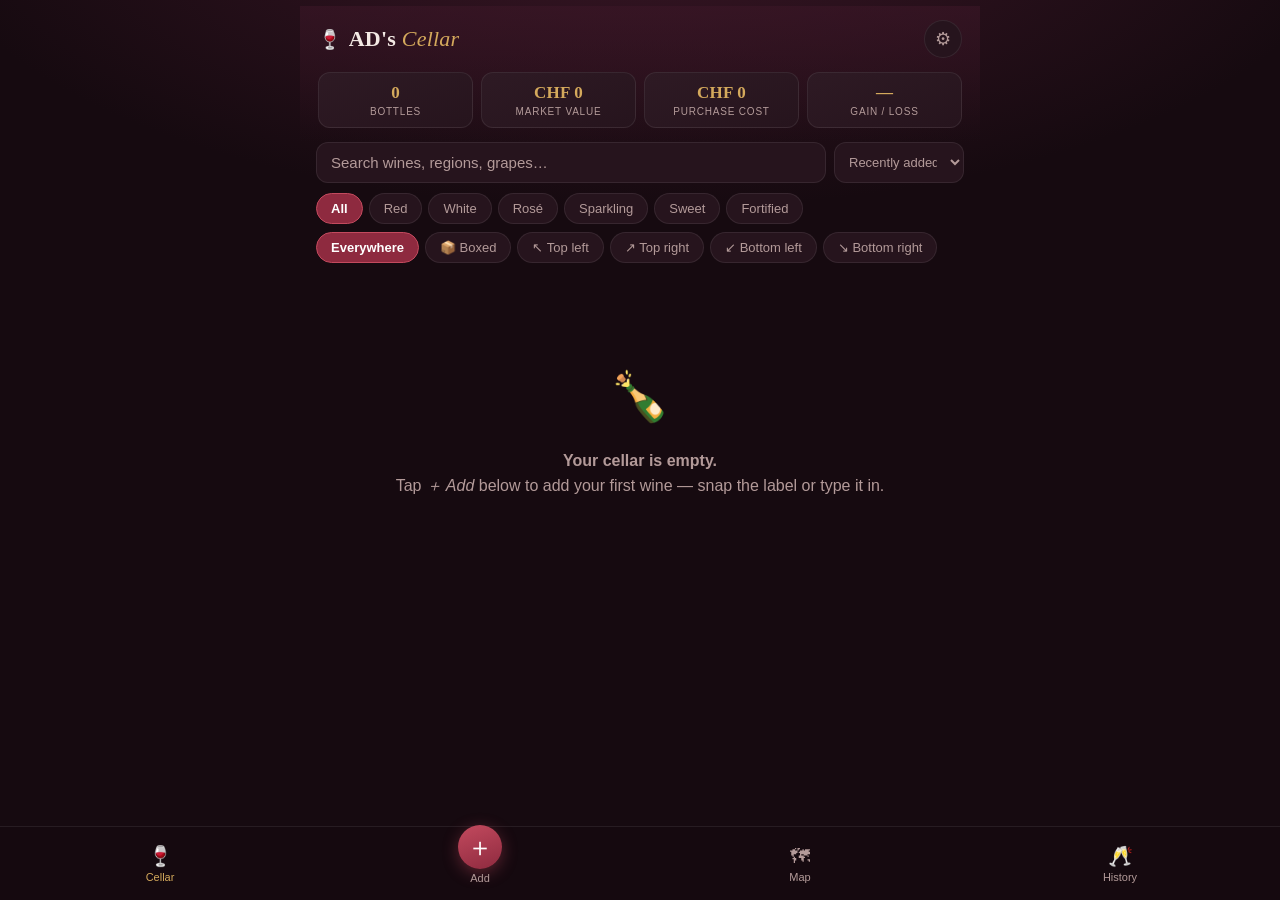
<file: index.html>
<!DOCTYPE html>
<html lang="en">
<head>
<meta charset="UTF-8">
<meta name="viewport" content="width=device-width, initial-scale=1, viewport-fit=cover, user-scalable=no">
<meta name="apple-mobile-web-app-capable" content="yes">
<meta name="apple-mobile-web-app-status-bar-style" content="black-translucent">
<meta name="apple-mobile-web-app-title" content="AD's Cellar">
<meta name="theme-color" content="#160a10">
<title>AD's Cellar</title>
<script>document.documentElement.dataset.theme = localStorage.getItem('cellar-theme') || 'cellar';</script>
<link rel="manifest" href="manifest.webmanifest">
<link rel="apple-touch-icon" href="icons/icon-180.png">
<link rel="icon" type="image/png" href="icons/icon-192.png">
<link rel="stylesheet" href="css/style.css">
</head>
<body>

<div id="ptr" class="ptr"></div>

<!-- ======================= HEADER / DASHBOARD ======================= -->
<header class="app-header" id="appHeader">
  <div class="header-top">
    <h1 class="brand"><span class="brand-icon">🍷</span> AD's <span class="brand-sub">Cellar</span></h1>
    <button class="icon-btn" id="settingsBtn" title="Backup &amp; settings" aria-label="Settings">⚙︎</button>
  </div>
  <div class="dashboard" id="dashboard">
    <div class="stat">
      <div class="stat-value" id="statBottles">0</div>
      <div class="stat-label">Bottles</div>
    </div>
    <div class="stat">
      <div class="stat-value" id="statValue">€0</div>
      <div class="stat-label">Market value</div>
    </div>
    <div class="stat">
      <div class="stat-value" id="statCost">€0</div>
      <div class="stat-label">Purchase cost</div>
    </div>
    <div class="stat">
      <div class="stat-value" id="statGain">—</div>
      <div class="stat-label">Gain / loss</div>
    </div>
  </div>
</header>

<!-- ======================= MAIN VIEWS ======================= -->
<main class="main" id="main">

  <!-- ---------- CELLAR LIST VIEW ---------- -->
  <section class="view" id="view-cellar">
    <div class="toolbar">
      <input type="search" id="searchInput" class="search" placeholder="Search wines, regions, grapes…">
      <select id="sortSelect" class="chip-select" aria-label="Sort">
        <option value="added">Recently added</option>
        <option value="name">Name A–Z</option>
        <option value="vintage">Vintage</option>
        <option value="value">Value ↓</option>
        <option value="window">Drink first</option>
      </select>
    </div>
    <div class="filter-row" id="filterStyles">
      <button class="chip active" data-style="">All</button>
      <button class="chip" data-style="red">Red</button>
      <button class="chip" data-style="white">White</button>
      <button class="chip" data-style="rose">Rosé</button>
      <button class="chip" data-style="sparkling">Sparkling</button>
      <button class="chip" data-style="sweet">Sweet</button>
      <button class="chip" data-style="fortified">Fortified</button>
    </div>
    <div class="filter-row" id="filterLocations">
      <button class="chip active" data-loc="">Everywhere</button>
      <button class="chip" data-loc="boxed">📦 Boxed</button>
      <button class="chip" data-loc="top-left">↖ Top left</button>
      <button class="chip" data-loc="top-right">↗ Top right</button>
      <button class="chip" data-loc="bottom-left">↙ Bottom left</button>
      <button class="chip" data-loc="bottom-right">↘ Bottom right</button>
    </div>
    <div id="wineList" class="wine-list"></div>
    <div id="emptyState" class="empty-state hidden">
      <div class="empty-icon">🍾</div>
      <p><strong>Your cellar is empty.</strong></p>
      <p>Tap <em>＋ Add</em> below to add your first wine — snap the label or type it in.</p>
    </div>
  </section>

  <!-- ---------- HISTORY VIEW ---------- -->
  <section class="view hidden" id="view-history">
    <h2 class="view-title">Drinking history</h2>
    <div class="history-stats" id="historyStats"></div>
    <div id="historyList" class="wine-list"></div>
    <div id="historyEmpty" class="empty-state hidden">
      <div class="empty-icon">🥂</div>
      <p>No bottles enjoyed yet. When you drink a bottle, mark it from the wine's page and it will appear here.</p>
    </div>
  </section>

  <!-- ---------- CELLAR MAP VIEW ---------- -->
  <section class="view hidden" id="view-map">
    <h2 class="view-title">Cellar map</h2>
    <p class="view-sub">Where your bottles live. Tap a zone to see its wines.</p>
    <div class="cellar-map">
      <div class="map-grid">
        <button class="map-zone" data-loc="top-left"><span class="zone-name">↖ Top left</span><span class="zone-count" id="zone-top-left">0</span></button>
        <button class="map-zone" data-loc="top-right"><span class="zone-name">↗ Top right</span><span class="zone-count" id="zone-top-right">0</span></button>
        <button class="map-zone" data-loc="bottom-left"><span class="zone-name">↙ Bottom left</span><span class="zone-count" id="zone-bottom-left">0</span></button>
        <button class="map-zone" data-loc="bottom-right"><span class="zone-name">↘ Bottom right</span><span class="zone-count" id="zone-bottom-right">0</span></button>
      </div>
      <button class="map-zone map-boxed" data-loc="boxed"><span class="zone-name">📦 Boxed / not racked</span><span class="zone-count" id="zone-boxed">0</span></button>
    </div>
  </section>

</main>

<!-- ======================= TAB BAR ======================= -->
<nav class="tabbar">
  <button class="tab active" data-view="cellar"><span class="tab-icon">🍷</span>Cellar</button>
  <button class="tab tab-add" id="addBtn"><span class="tab-add-circle">＋</span>Add</button>
  <button class="tab" data-view="map"><span class="tab-icon">🗺</span>Map</button>
  <button class="tab" data-view="history"><span class="tab-icon">🥂</span>History</button>
</nav>

<!-- ======================= WINE DETAIL SHEET ======================= -->
<div class="sheet-backdrop hidden" id="detailBackdrop"></div>
<div class="sheet hidden" id="detailSheet" role="dialog" aria-modal="true">
  <div class="sheet-handle"></div>
  <button type="button" class="sheet-close" data-close="detail" aria-label="Close">✕</button>
  <input type="file" id="detailPhotoInput" accept="image/*" hidden>
  <div class="sheet-content" id="detailContent"></div>
</div>

<!-- ======================= ADD / EDIT SHEET ======================= -->
<div class="sheet-backdrop hidden" id="formBackdrop"></div>
<div class="sheet sheet-tall hidden" id="formSheet" role="dialog" aria-modal="true">
  <div class="sheet-handle"></div>
  <button type="button" class="sheet-close" data-close="form" aria-label="Close">✕</button>
  <div class="sheet-content">
    <h2 id="formTitle" class="sheet-title">Add wine</h2>

    <form id="wineForm" autocomplete="off">
      <input type="hidden" id="f-id">

      <!-- photo -->
      <div class="photo-row">
        <label class="photo-drop" id="photoDrop">
          <img id="photoPreview" class="hidden" alt="Label photo">
          <span id="photoHint">📷 Snap or upload the label</span>
          <input type="file" id="f-photo" accept="image/*" hidden>
        </label>
        <button type="button" class="btn ghost identify-btn" id="identifyBtn">✨ Identify wine from photo</button>
      </div>

      <div class="form-grid">
        <label class="field span2">
          <span>Wine name *</span>
          <input type="text" id="f-name" required placeholder="e.g. Château Margaux">
        </label>
        <label class="field">
          <span>Producer</span>
          <input type="text" id="f-producer" placeholder="Domaine / winery">
        </label>
        <label class="field">
          <span>Vintage</span>
          <input type="number" id="f-vintage" min="1900" max="2035" placeholder="2019">
        </label>
        <button type="button" class="btn ghost identify-btn span2" id="fetchByNameBtn">✨ Fetch details from name &amp; vintage</button>
        <label class="field">
          <span>Style</span>
          <select id="f-style">
            <option value="red">Red</option>
            <option value="white">White</option>
            <option value="rose">Rosé</option>
            <option value="sparkling">Sparkling</option>
            <option value="sweet">Sweet</option>
            <option value="fortified">Fortified</option>
          </select>
        </label>
        <label class="field">
          <span>Country</span>
          <input type="text" id="f-country" placeholder="France">
        </label>
        <label class="field">
          <span>Region</span>
          <input type="text" id="f-region" placeholder="Bordeaux">
        </label>
        <label class="field">
          <span>Appellation</span>
          <input type="text" id="f-appellation" placeholder="Margaux AOC">
        </label>
        <label class="field span2">
          <span>Grapes <small>(comma separated)</small></span>
          <input type="text" id="f-grapes" placeholder="Cabernet Sauvignon, Merlot">
        </label>
        <label class="field">
          <span>ABV %</span>
          <input type="number" id="f-abv" step="0.1" min="0" max="25" placeholder="13.5">
        </label>
        <label class="field">
          <span>Location</span>
          <select id="f-location">
            <option value="boxed">📦 Boxed</option>
            <option value="top-left">↖ Top left</option>
            <option value="top-right">↗ Top right</option>
            <option value="bottom-left">↙ Bottom left</option>
            <option value="bottom-right">↘ Bottom right</option>
          </select>
        </label>

        <div class="field-group span2">
          <span class="group-label">Bottles × format</span>
          <div class="pair">
            <input type="number" id="f-quantity" min="1" value="1">
            <select id="f-size">
              <option value="piccolo">Piccolo (187.5 ml)</option>
              <option value="demi">Demi-bouteille (375 ml)</option>
              <option value="standard" selected>Standard (750 ml)</option>
              <option value="magnum">Magnum (1.5 L)</option>
              <option value="double-magnum">Double Magnum (3 L)</option>
              <option value="jeroboam">Jéroboam (4.5 L)</option>
              <option value="imperiale">Impériale (6 L)</option>
            </select>
          </div>
          <div class="qty-quick">
            <button type="button" class="mini-btn" data-qty="1">×1</button>
            <button type="button" class="mini-btn" data-qty="3">Box ×3</button>
            <button type="button" class="mini-btn" data-qty="6">Box ×6</button>
            <button type="button" class="mini-btn" data-qty="12">Box ×12</button>
          </div>
        </div>

        <div class="field-group span2">
          <span class="group-label">Drinking window</span>
          <div class="pair">
            <input type="number" id="f-drinkFrom" min="1990" max="2080" placeholder="From (2024)">
            <input type="number" id="f-drinkTo" min="1990" max="2080" placeholder="To (2035)">
          </div>
        </div>

        <div class="field-group span2">
          <span class="group-label">Ratings <small>(from the lookup links)</small></span>
          <div class="pair">
            <input type="number" id="f-ratingVivino" step="0.1" min="0" max="5" placeholder="Vivino users /5">
            <input type="number" id="f-ratingCritic" step="1" min="0" max="100" placeholder="Wine-Searcher /100">
          </div>
        </div>

        <div class="field-group span2">
          <span class="group-label">Market price (per bottle)</span>
          <div class="pair">
            <input type="number" id="f-marketPrice" step="0.01" min="0" placeholder="45.00">
            <select id="f-marketCurrency">
              <option value="CHF" selected>CHF</option>
              <option value="EUR">EUR</option>
            </select>
          </div>
        </div>
        <label class="field span2">
          <span>Purchase price (CHF per bottle, excl. VAT)</span>
          <input type="number" id="f-purchasePrice" step="0.01" min="0" placeholder="32.00">
          <span class="field-hint" id="vatHint"></span>
        </label>
        <label class="field span2">
          <span>Purchase date</span>
          <input type="date" id="f-purchaseDate">
        </label>

        <label class="field span2">
          <span>Edulis note — headline</span>
          <input type="text" id="f-edulisTitle" placeholder="Short summary shown on the wine page">
        </label>
        <label class="field span2">
          <span>Edulis note — full text</span>
          <textarea id="f-edulisBody" rows="3" placeholder="Full note from Edulis…"></textarea>
        </label>
        <label class="field span2">
          <span>Edulis email date</span>
          <input type="date" id="f-edulisDate">
        </label>
        <label class="field span2">
          <span>My notes</span>
          <textarea id="f-notes" rows="2" placeholder="Anything else…"></textarea>
        </label>
      </div>

      <div class="lookup-row" id="lookupRow">
        <span class="lookup-label">Fill in details from:</span>
        <button type="button" class="mini-btn" id="lookupWS">Wine-Searcher</button>
        <button type="button" class="mini-btn" id="lookupVivino">Vivino</button>
      </div>

      <div class="form-actions">
        <button type="button" class="btn ghost" id="cancelForm">Cancel</button>
        <button type="submit" class="btn primary" id="saveForm">Save wine</button>
      </div>
    </form>
  </div>
</div>

<!-- ======================= DRINK BOTTLE SHEET ======================= -->
<div class="sheet-backdrop hidden" id="drinkBackdrop"></div>
<div class="sheet hidden" id="drinkSheet" role="dialog" aria-modal="true">
  <div class="sheet-handle"></div>
  <button type="button" class="sheet-close" data-close="drink" aria-label="Close">✕</button>
  <div class="sheet-content">
    <h2 class="sheet-title">🥂 Drink a bottle</h2>
    <p id="drinkWineName" class="drink-wine-name"></p>
    <form id="drinkForm">
      <input type="hidden" id="d-id">
      <label class="field">
        <span>Date</span>
        <input type="date" id="d-date">
      </label>
      <label class="field">
        <span>Occasion / tasting note</span>
        <textarea id="d-note" rows="3" placeholder="Dinner with… tasted like…"></textarea>
      </label>
      <label class="field">
        <span>My rating (0–5)</span>
        <input type="number" id="d-rating" step="0.5" min="0" max="5" placeholder="4.5">
      </label>
      <div class="form-actions">
        <button type="button" class="btn ghost" id="cancelDrink">Cancel</button>
        <button type="submit" class="btn primary">Mark as drunk</button>
      </div>
    </form>
  </div>
</div>

<!-- ======================= SETTINGS SHEET ======================= -->
<div class="sheet-backdrop hidden" id="settingsBackdrop"></div>
<div class="sheet hidden" id="settingsSheet" role="dialog" aria-modal="true">
  <div class="sheet-handle"></div>
  <button type="button" class="sheet-close" data-close="settings" aria-label="Close">✕</button>
  <div class="sheet-content">
    <h2 class="sheet-title">Backup &amp; settings</h2>

    <div class="settings-section">
      <h3 class="settings-h">🎨 Theme</h3>
      <div class="filter-row" id="themeRow">
        <button class="chip" data-themepick="cellar">🍷 Cellar (dark)</button>
        <button class="chip" data-themepick="linen">🌾 Linen</button>
        <button class="chip" data-themepick="blanc">⚪ Blanc</button>
        <button class="chip" data-themepick="rose">🌸 Rosé</button>
      </div>
    </div>

    <div class="settings-section">
      <h3 class="settings-h">☁️ Sync between iPhone &amp; iPad</h3>
      <p id="sync-unavailable" class="settings-note hidden">Sync backend not configured.</p>
      <div id="sync-signedout">
        <label class="field">
          <span>Email</span>
          <input type="email" id="syncEmail" placeholder="you@example.com" autocomplete="email">
        </label>
        <label class="field">
          <span>Password</span>
          <input type="password" id="syncPassword" placeholder="6+ characters" autocomplete="current-password">
        </label>
        <button class="btn primary sync-btn" id="syncSignIn">Sign in / create account</button>
        <p class="settings-note">First time: this creates your account. Then sign in with the same email &amp; password on each device and your cellar stays in sync automatically.</p>
      </div>
      <div id="sync-signedin" class="hidden">
        <p id="syncStatusLine" class="sync-status"></p>
        <div class="detail-actions-row">
          <button class="btn ghost" id="syncNow">Sync now</button>
          <button class="btn danger" id="syncSignOut">Sign out</button>
        </div>
      </div>
    </div>

    <div class="settings-section">
      <h3 class="settings-h">✨ Label identification</h3>
      <label class="field">
        <span>Claude API key</span>
        <input type="password" id="claudeKeyInput" placeholder="sk-ant-…" autocomplete="off">
      </label>
      <p class="settings-note">From console.anthropic.com. Stored only on this device — enables “Identify wine from photo” when adding a wine.</p>
    </div>

    <h3 class="settings-h">💾 Backup</h3>
    <div class="settings-list">
      <button class="settings-item" id="exportBtn">
        <span>⬇️ Export collection (JSON)</span>
        <small>Full backup incl. photos &amp; history</small>
      </button>
      <button class="settings-item" id="importBtn">
        <span>⬆️ Import collection</span>
        <small>Restore or merge from a backup file</small>
      </button>
      <input type="file" id="importFile" accept="application/json,.json" hidden>
      <label class="settings-item settings-inline">
        <span>💶 Currency symbol</span>
        <input type="text" id="currencyInput" maxlength="3" class="currency-input">
      </label>
    </div>
    <p class="settings-note">All data is stored privately on this device. Export regularly to keep a backup.</p>
  </div>
</div>

<div id="toast" class="toast hidden"></div>

<script src="js/vendor/supabase.js"></script>
<script src="js/config.js"></script>
<script src="js/db.js"></script>
<script src="js/pairings.js"></script>
<script src="js/sync.js"></script>
<script src="js/scan.js"></script>
<script src="js/app.js"></script>
</body>
</html>
</file>
<file: css/style.css>
/* ============================================================
   Cellar — wine collection tracker
   Deep-cellar dark theme with burgundy & gold accents
   ============================================================ */

:root {
  /* Theme: Cellar (dark, default) */
  --bg: #160a10;
  --bg-soft: #1f0f17;
  --card: #26141d;
  --card-2: #2e1a24;
  --line: rgba(255, 255, 255, 0.08);
  --text: #f3e9e4;
  --text-dim: #b39a99;
  --wine: #8e2a3f;
  --wine-bright: #c34a5e;
  --gold: #d4a95c;
  --gold-soft: rgba(212, 169, 92, 0.16);
  --glow: #3a1626;
  --header-tint: rgba(58, 22, 38, 0.65);
  --tabbar-bg: rgba(22, 10, 16, 0.92);
  --ok: #6fbf8f;
  --info: #7fa8d9;
  --warn: #e0b070;
  --bad: #e07070;
  --green: var(--ok);
  --red: var(--bad);
  --radius: 18px;
  --radius-sm: 12px;
  --tabbar-h: 74px;
  --sat: env(safe-area-inset-top, 0px);
  --sab: env(safe-area-inset-bottom, 0px);
  color-scheme: dark;
}

/* Theme: Linen — warm cream, editorial */
:root[data-theme="linen"] {
  --bg: #f5efe3;
  --bg-soft: #eee6d5;
  --card: #fffdf7;
  --card-2: #faf4e8;
  --line: rgba(74, 48, 28, 0.14);
  --text: #2e2018;
  --text-dim: #8a7364;
  --wine: #8e2a3f;
  --wine-bright: #a63a50;
  --gold: #96702a;
  --gold-soft: rgba(150, 112, 42, 0.12);
  --glow: #ecdcc0;
  --header-tint: rgba(142, 42, 63, 0.08);
  --tabbar-bg: rgba(255, 253, 247, 0.94);
  --ok: #2e7d4f;
  --info: #2f6ea5;
  --warn: #a2691c;
  --bad: #b3402e;
  color-scheme: light;
}

/* Theme: Blanc — minimal white, black & crimson */
:root[data-theme="blanc"] {
  --bg: #fafafa;
  --bg-soft: #f1f1f2;
  --card: #ffffff;
  --card-2: #fcfcfd;
  --line: rgba(20, 20, 25, 0.11);
  --text: #17181c;
  --text-dim: #71767f;
  --wine: #1f1f24;
  --wine-bright: #3a3a42;
  --gold: #b02940;
  --gold-soft: rgba(176, 41, 64, 0.08);
  --glow: #ececee;
  --header-tint: rgba(20, 20, 25, 0.04);
  --tabbar-bg: rgba(255, 255, 255, 0.94);
  --ok: #1e7a45;
  --info: #2b6cb0;
  --warn: #9c6512;
  --bad: #c0392b;
  color-scheme: light;
}

/* Theme: Rosé — soft blush */
:root[data-theme="rose"] {
  --bg: #f9f0ee;
  --bg-soft: #f3e6e3;
  --card: #fffbfa;
  --card-2: #fbf3f1;
  --line: rgba(120, 60, 70, 0.13);
  --text: #3a2530;
  --text-dim: #96707d;
  --wine: #c0576d;
  --wine-bright: #d06e83;
  --gold: #a87938;
  --gold-soft: rgba(168, 121, 56, 0.12);
  --glow: #f3d9d3;
  --header-tint: rgba(192, 87, 109, 0.08);
  --tabbar-bg: rgba(255, 251, 250, 0.94);
  --ok: #2e7d4f;
  --info: #3572a8;
  --warn: #a2691c;
  --bad: #b3402e;
  color-scheme: light;
}

* { box-sizing: border-box; margin: 0; padding: 0; -webkit-tap-highlight-color: transparent; }

html { height: 100%; }

body {
  font-family: -apple-system, BlinkMacSystemFont, "SF Pro Text", "Segoe UI", Roboto, sans-serif;
  background:
    radial-gradient(1200px 500px at 50% -10%, var(--glow) 0%, transparent 60%),
    var(--bg);
  color: var(--text);
  min-height: 100%;
  padding-bottom: calc(var(--tabbar-h) + var(--sab));
  -webkit-font-smoothing: antialiased;
  overscroll-behavior-y: contain;
}

h1, h2, h3, .brand, .stat-value, .wine-name, .sheet-title, .detail-name {
  font-family: "Palatino", "Iowan Old Style", Georgia, serif;
  letter-spacing: 0.01em;
}

.hidden { display: none !important; }

/* ---------- pull to refresh ---------- */
.ptr {
  height: 0;
  overflow: hidden;
  display: flex;
  align-items: flex-end;
  justify-content: center;
  padding-bottom: 6px;
  margin-top: var(--sat);
  color: var(--gold);
  font-size: 13px;
  transition: height 0.18s ease-out;
}

/* ---------- header / dashboard ---------- */
.app-header {
  padding: calc(var(--sat) + 14px) 18px 14px;
  background: linear-gradient(180deg, var(--header-tint), transparent);
}

.header-top {
  display: flex;
  align-items: center;
  justify-content: space-between;
}

.brand { font-size: 22px; font-weight: 600; }
.brand-icon { font-size: 19px; margin-right: 2px; }
.brand-sub { color: var(--gold); font-weight: 400; font-style: italic; }

.icon-btn {
  background: var(--card);
  border: 1px solid var(--line);
  color: var(--text-dim);
  font-size: 18px;
  width: 38px; height: 38px;
  border-radius: 50%;
  cursor: pointer;
}

.dashboard {
  margin-top: 14px;
  display: grid;
  grid-template-columns: repeat(4, 1fr);
  gap: 8px;
}

.stat {
  background: linear-gradient(160deg, var(--card-2), var(--card));
  border: 1px solid var(--line);
  border-radius: var(--radius-sm);
  padding: 10px 6px;
  text-align: center;
}

.stat-value { font-size: 17px; font-weight: 700; color: var(--gold); }
.stat-value.pos { color: var(--green); }
.stat-value.neg { color: var(--red); }
.stat-label { font-size: 10px; text-transform: uppercase; letter-spacing: 0.08em; color: var(--text-dim); margin-top: 3px; }

/* ---------- main / toolbar ---------- */
.main { padding: 0 16px; }

.view-title { font-size: 22px; margin: 10px 2px 4px; }
.view-sub { color: var(--text-dim); font-size: 13px; margin: 0 2px 12px; }

.toolbar { display: flex; gap: 8px; margin-bottom: 10px; }

.search {
  flex: 1;
  background: var(--card);
  border: 1px solid var(--line);
  border-radius: var(--radius-sm);
  color: var(--text);
  padding: 11px 14px;
  font-size: 15px;
  outline: none;
}
.search::placeholder { color: var(--text-dim); }
.search:focus { border-color: var(--wine-bright); }

.chip-select {
  background: var(--card);
  border: 1px solid var(--line);
  color: var(--text-dim);
  border-radius: var(--radius-sm);
  padding: 0 10px;
  font-size: 13px;
  max-width: 130px;
}

.filter-row {
  display: flex;
  gap: 6px;
  overflow-x: auto;
  padding-bottom: 8px;
  scrollbar-width: none;
}
.filter-row::-webkit-scrollbar { display: none; }

.chip {
  flex-shrink: 0;
  background: var(--card);
  border: 1px solid var(--line);
  color: var(--text-dim);
  border-radius: 999px;
  padding: 7px 14px;
  font-size: 13px;
  cursor: pointer;
  transition: all 0.15s;
}
.chip.active {
  background: var(--wine);
  border-color: var(--wine-bright);
  color: #fff;
  font-weight: 600;
}

/* ---------- wine cards ---------- */
.wine-list { display: flex; flex-direction: column; gap: 12px; padding: 4px 0 24px; }

.wine-card {
  display: flex;
  gap: 12px;
  background: linear-gradient(150deg, var(--card-2), var(--card));
  border: 1px solid var(--line);
  border-radius: var(--radius);
  padding: 12px;
  cursor: pointer;
  transition: transform 0.1s;
}
.wine-card:active { transform: scale(0.985); }

.wine-thumb {
  width: 64px; height: 84px;
  border-radius: 10px;
  background: var(--bg-soft);
  object-fit: cover;
  flex-shrink: 0;
  display: flex;
  align-items: center;
  justify-content: center;
  font-size: 28px;
  border: 1px solid var(--line);
}

.wine-body { flex: 1; min-width: 0; }

.wine-name {
  font-size: 16px;
  font-weight: 700;
  white-space: nowrap;
  overflow: hidden;
  text-overflow: ellipsis;
}

.wine-sub {
  color: var(--text-dim);
  font-size: 12.5px;
  margin-top: 2px;
  white-space: nowrap;
  overflow: hidden;
  text-overflow: ellipsis;
}

.wine-badges { display: flex; flex-wrap: wrap; gap: 5px; margin-top: 7px; }

.badge {
  font-size: 10.5px;
  padding: 3px 8px;
  border-radius: 999px;
  background: var(--bg-soft);
  border: 1px solid var(--line);
  color: var(--text-dim);
  white-space: nowrap;
}
.badge.gold { color: var(--gold); border-color: color-mix(in srgb, var(--gold) 40%, transparent); background: var(--gold-soft); }
.badge.ready { color: var(--ok); border-color: color-mix(in srgb, var(--ok) 40%, transparent); }
.badge.hold { color: var(--info); border-color: color-mix(in srgb, var(--info) 40%, transparent); }
.badge.soon { color: var(--warn); border-color: color-mix(in srgb, var(--warn) 40%, transparent); }
.badge.past { color: var(--bad); border-color: color-mix(in srgb, var(--bad) 40%, transparent); }

.wine-right {
  display: flex;
  flex-direction: column;
  align-items: flex-end;
  justify-content: space-between;
  flex-shrink: 0;
}

.wine-price { color: var(--gold); font-weight: 700; font-size: 15px; }
.wine-qty {
  font-size: 11px;
  color: var(--text-dim);
  background: var(--bg-soft);
  border: 1px solid var(--line);
  padding: 3px 8px;
  border-radius: 999px;
}

/* ---------- empty states ---------- */
.empty-state {
  text-align: center;
  padding: 60px 30px;
  color: var(--text-dim);
  line-height: 1.6;
}
.empty-icon { font-size: 48px; margin-bottom: 12px; }

/* ---------- cellar map ---------- */
.cellar-map { display: flex; flex-direction: column; gap: 10px; padding-bottom: 24px; }

.map-grid { display: grid; grid-template-columns: 1fr 1fr; gap: 10px; }

.map-zone {
  background: linear-gradient(150deg, var(--card-2), var(--card));
  border: 1px solid var(--line);
  border-radius: var(--radius);
  padding: 26px 12px;
  display: flex;
  flex-direction: column;
  align-items: center;
  gap: 8px;
  cursor: pointer;
  color: var(--text);
}
.map-zone:active { transform: scale(0.98); }
.map-boxed { padding: 18px 12px; }

.zone-name { font-size: 14px; color: var(--text-dim); }
.zone-count { font-size: 26px; font-weight: 800; color: var(--gold); font-family: Georgia, serif; }

/* ---------- history ---------- */
.history-stats {
  color: var(--text-dim);
  font-size: 13px;
  margin: 0 2px 12px;
}

.history-note { font-size: 12.5px; color: var(--text-dim); margin-top: 6px; font-style: italic; }

/* ---------- tab bar ---------- */
.tabbar {
  position: fixed;
  left: 0; right: 0; bottom: 0;
  height: calc(var(--tabbar-h) + var(--sab));
  padding-bottom: var(--sab);
  background: var(--tabbar-bg);
  backdrop-filter: blur(18px);
  -webkit-backdrop-filter: blur(18px);
  border-top: 1px solid var(--line);
  display: flex;
  z-index: 40;
}

.tab {
  flex: 1;
  background: none;
  border: none;
  color: var(--text-dim);
  font-size: 11px;
  display: flex;
  flex-direction: column;
  align-items: center;
  justify-content: center;
  gap: 3px;
  cursor: pointer;
}
.tab.active { color: var(--gold); }
.tab-icon { font-size: 20px; }

.tab-add-circle {
  width: 44px; height: 44px;
  border-radius: 50%;
  background: linear-gradient(160deg, var(--wine-bright), var(--wine));
  color: #fff;
  font-size: 26px;
  line-height: 44px;
  text-align: center;
  box-shadow: 0 4px 16px color-mix(in srgb, var(--wine-bright) 40%, transparent);
  margin-top: -18px;
}

/* ---------- sheets ---------- */
.sheet-backdrop {
  position: fixed; inset: 0;
  background: rgba(0, 0, 0, 0.55);
  backdrop-filter: blur(3px);
  -webkit-backdrop-filter: blur(3px);
  z-index: 50;
}

.sheet {
  position: fixed;
  left: 0; right: 0; bottom: 0;
  max-height: 88vh;
  background: var(--bg-soft);
  border-radius: 22px 22px 0 0;
  border-top: 1px solid var(--line);
  z-index: 60;
  display: flex;
  flex-direction: column;
  animation: slideUp 0.25s ease-out;
}
.sheet-tall { height: 92vh; max-height: 92vh; }

@keyframes slideUp { from { transform: translateY(40px); opacity: 0; } to { transform: none; opacity: 1; } }

.sheet-handle {
  width: 40px; height: 4px;
  background: var(--line);
  border-radius: 2px;
  margin: 10px auto 2px;
  flex-shrink: 0;
}

.sheet-close {
  position: absolute;
  top: 12px;
  right: 14px;
  width: 34px;
  height: 34px;
  border-radius: 50%;
  background: var(--card);
  border: 1px solid var(--line);
  color: var(--text-dim);
  font-size: 15px;
  line-height: 1;
  cursor: pointer;
  z-index: 5;
}
.sheet-close:active { background: var(--card-2); }

.sheet-content {
  overflow-y: auto;
  padding: 12px 18px calc(24px + var(--sab));
  -webkit-overflow-scrolling: touch;
}

.sheet-title { font-size: 21px; margin-bottom: 14px; }

/* ---------- form ---------- */
.photo-row { margin-bottom: 14px; }

.photo-drop {
  display: flex;
  align-items: center;
  justify-content: center;
  min-height: 110px;
  border: 1.5px dashed color-mix(in srgb, var(--gold) 45%, transparent);
  border-radius: var(--radius);
  color: var(--gold);
  font-size: 14px;
  cursor: pointer;
  overflow: hidden;
  background: var(--gold-soft);
}
.photo-drop img { width: 100%; max-height: 220px; object-fit: contain; }

.form-grid {
  display: grid;
  grid-template-columns: 1fr 1fr;
  gap: 10px;
}

.field, .field-group { display: flex; flex-direction: column; gap: 5px; }
.span2 { grid-column: span 2; }

.field > span, .group-label {
  font-size: 12px;
  color: var(--text-dim);
  text-transform: uppercase;
  letter-spacing: 0.06em;
}
.field small { text-transform: none; letter-spacing: 0; }

.field input, .field select, .field textarea, .pair input {
  background: var(--card);
  border: 1px solid var(--line);
  border-radius: var(--radius-sm);
  color: var(--text);
  padding: 11px 12px;
  font-size: 16px; /* prevents iOS zoom */
  outline: none;
  width: 100%;
  font-family: inherit;
}
.field input:focus, .field select:focus, .field textarea:focus, .pair input:focus {
  border-color: var(--wine-bright);
}

.pair { display: grid; grid-template-columns: 1fr 1fr; gap: 8px; }

.lookup-row {
  display: flex;
  align-items: center;
  gap: 8px;
  flex-wrap: wrap;
  margin: 16px 0 4px;
  padding: 12px;
  background: var(--card);
  border-radius: var(--radius-sm);
  border: 1px solid var(--line);
}
.lookup-label { font-size: 12.5px; color: var(--text-dim); }

.mini-btn {
  background: var(--bg-soft);
  border: 1px solid color-mix(in srgb, var(--gold) 40%, transparent);
  color: var(--gold);
  border-radius: 999px;
  padding: 6px 13px;
  font-size: 12.5px;
  cursor: pointer;
}

.form-actions {
  display: flex;
  gap: 10px;
  margin-top: 18px;
}

.btn {
  flex: 1;
  padding: 14px;
  border-radius: var(--radius-sm);
  font-size: 16px;
  font-weight: 600;
  border: none;
  cursor: pointer;
}
.btn.primary {
  background: linear-gradient(160deg, var(--wine-bright), var(--wine));
  color: #fff;
  box-shadow: 0 4px 14px color-mix(in srgb, var(--wine-bright) 35%, transparent);
}
.btn.ghost {
  background: var(--card);
  color: var(--text-dim);
  border: 1px solid var(--line);
}
.btn.danger {
  background: color-mix(in srgb, var(--bad) 14%, transparent);
  color: var(--bad);
  border: 1px solid color-mix(in srgb, var(--bad) 40%, transparent);
}

/* ---------- wine detail ---------- */
.detail-photo {
  width: 100%;
  max-height: 260px;
  object-fit: contain;
  border-radius: var(--radius);
  background: var(--card);
  margin-bottom: 14px;
}

.detail-photo-btn { display: block; width: 100%; text-align: center; padding: 9px; margin-bottom: 12px; }

.detail-name { font-size: 24px; font-weight: 700; line-height: 1.2; }
.detail-sub { color: var(--text-dim); font-size: 14px; margin-top: 4px; }

.detail-badges { display: flex; flex-wrap: wrap; gap: 6px; margin: 12px 0; }
.detail-badges .badge { font-size: 12px; padding: 5px 11px; }

.detail-section { margin-top: 18px; }
.detail-section h3 {
  font-size: 12px;
  text-transform: uppercase;
  letter-spacing: 0.1em;
  color: var(--gold);
  margin-bottom: 8px;
}

.info-grid {
  display: grid;
  grid-template-columns: 1fr 1fr;
  gap: 8px;
}

.info-cell {
  background: var(--card);
  border: 1px solid var(--line);
  border-radius: var(--radius-sm);
  padding: 10px 12px;
}
.info-cell .k { font-size: 10.5px; text-transform: uppercase; letter-spacing: 0.07em; color: var(--text-dim); }
.info-cell .v { font-size: 15px; font-weight: 600; margin-top: 3px; }
.info-cell .v.gold { color: var(--gold); }
.info-cell .v.pos { color: var(--green); }
.info-cell .v.neg { color: var(--red); }

.note-block {
  background: var(--card);
  border: 1px solid var(--line);
  border-left: 3px solid var(--gold);
  border-radius: var(--radius-sm);
  padding: 12px 14px;
  font-size: 14px;
  line-height: 1.55;
  color: var(--text);
}

.note-toggle {
  width: 100%;
  display: flex;
  align-items: center;
  justify-content: space-between;
  gap: 10px;
  background: var(--card);
  border: 1px solid var(--line);
  border-left: 3px solid var(--gold);
  border-radius: var(--radius-sm);
  padding: 12px 14px;
  color: var(--text);
  font-size: 14.5px;
  font-weight: 600;
  text-align: left;
  cursor: pointer;
}
.note-chevron { color: var(--gold); transition: transform 0.2s; flex-shrink: 0; }
.note-toggle.open .note-chevron { transform: rotate(180deg); }
.note-titles { display: flex; flex-direction: column; gap: 3px; min-width: 0; }
.note-when { font-size: 12px; font-weight: 400; color: var(--text-dim); }
.note-full { margin-top: 8px; white-space: pre-wrap; }

.lookup-bottom { margin-top: 14px; padding-top: 14px; border-top: 1px solid var(--line); }
.lookup-bottom .pairing-list { justify-content: center; }

.pairing-list { display: flex; flex-wrap: wrap; gap: 7px; }
.pairing-item {
  background: var(--card);
  border: 1px solid var(--line);
  border-radius: 999px;
  padding: 7px 13px;
  font-size: 13px;
}

.detail-actions { display: flex; flex-direction: column; gap: 10px; margin-top: 22px; }
.detail-actions-row { display: flex; gap: 10px; }

.drink-wine-name { color: var(--gold); font-size: 16px; margin: -6px 0 14px; font-style: italic; }

#drinkForm .field { margin-bottom: 10px; }

/* ---------- settings ---------- */
.settings-list { display: flex; flex-direction: column; gap: 10px; }

.settings-item {
  background: var(--card);
  border: 1px solid var(--line);
  border-radius: var(--radius-sm);
  padding: 14px;
  color: var(--text);
  text-align: left;
  font-size: 15px;
  cursor: pointer;
  display: flex;
  flex-direction: column;
  gap: 3px;
}
.settings-item small { color: var(--text-dim); font-size: 12px; }
.settings-inline { flex-direction: row; align-items: center; justify-content: space-between; }

.currency-input {
  width: 64px;
  background: var(--bg-soft);
  border: 1px solid var(--line);
  border-radius: 8px;
  color: var(--gold);
  text-align: center;
  padding: 8px;
  font-size: 16px;
}

.settings-note { color: var(--text-dim); font-size: 12.5px; margin-top: 14px; line-height: 1.5; }

/* ---------- sync & scan ---------- */
.settings-section {
  background: var(--card);
  border: 1px solid var(--line);
  border-radius: var(--radius);
  padding: 14px;
  margin-bottom: 14px;
  display: flex;
  flex-direction: column;
  gap: 10px;
}

.settings-h {
  font-size: 12px;
  text-transform: uppercase;
  letter-spacing: 0.1em;
  color: var(--gold);
  margin-bottom: 6px;
}

.sync-btn { margin-top: 2px; }
.sync-status { font-size: 14px; color: var(--text); }

.identify-btn {
  width: 100%;
  margin-top: 8px;
  border-color: color-mix(in srgb, var(--gold) 40%, transparent);
  color: var(--gold);
}

.field-hint { font-size: 12px; color: var(--gold); text-transform: none; letter-spacing: 0; }

.qty-quick { display: flex; gap: 6px; margin-top: 6px; }
.qty-quick .mini-btn { flex: 1; text-align: center; }

/* ---------- toast ---------- */
.toast {
  position: fixed;
  bottom: calc(var(--tabbar-h) + var(--sab) + 14px);
  left: 50%;
  transform: translateX(-50%);
  background: var(--card-2);
  border: 1px solid color-mix(in srgb, var(--gold) 40%, transparent);
  color: var(--text);
  padding: 11px 20px;
  border-radius: 999px;
  font-size: 14px;
  z-index: 80;
  box-shadow: 0 6px 24px rgba(0,0,0,0.5);
  animation: slideUp 0.2s ease-out;
  max-width: 86vw;
  text-align: center;
}

/* ---------- larger screens ---------- */
@media (min-width: 700px) {
  .main, .app-header { max-width: 680px; margin-left: auto; margin-right: auto; }
  .sheet { max-width: 680px; left: 50%; transform: translateX(-50%); }
  @keyframes slideUp { from { transform: translate(-50%, 40px); opacity: 0; } to { transform: translate(-50%, 0); opacity: 1; } }
  .toast { animation: none; }
}
</file>
